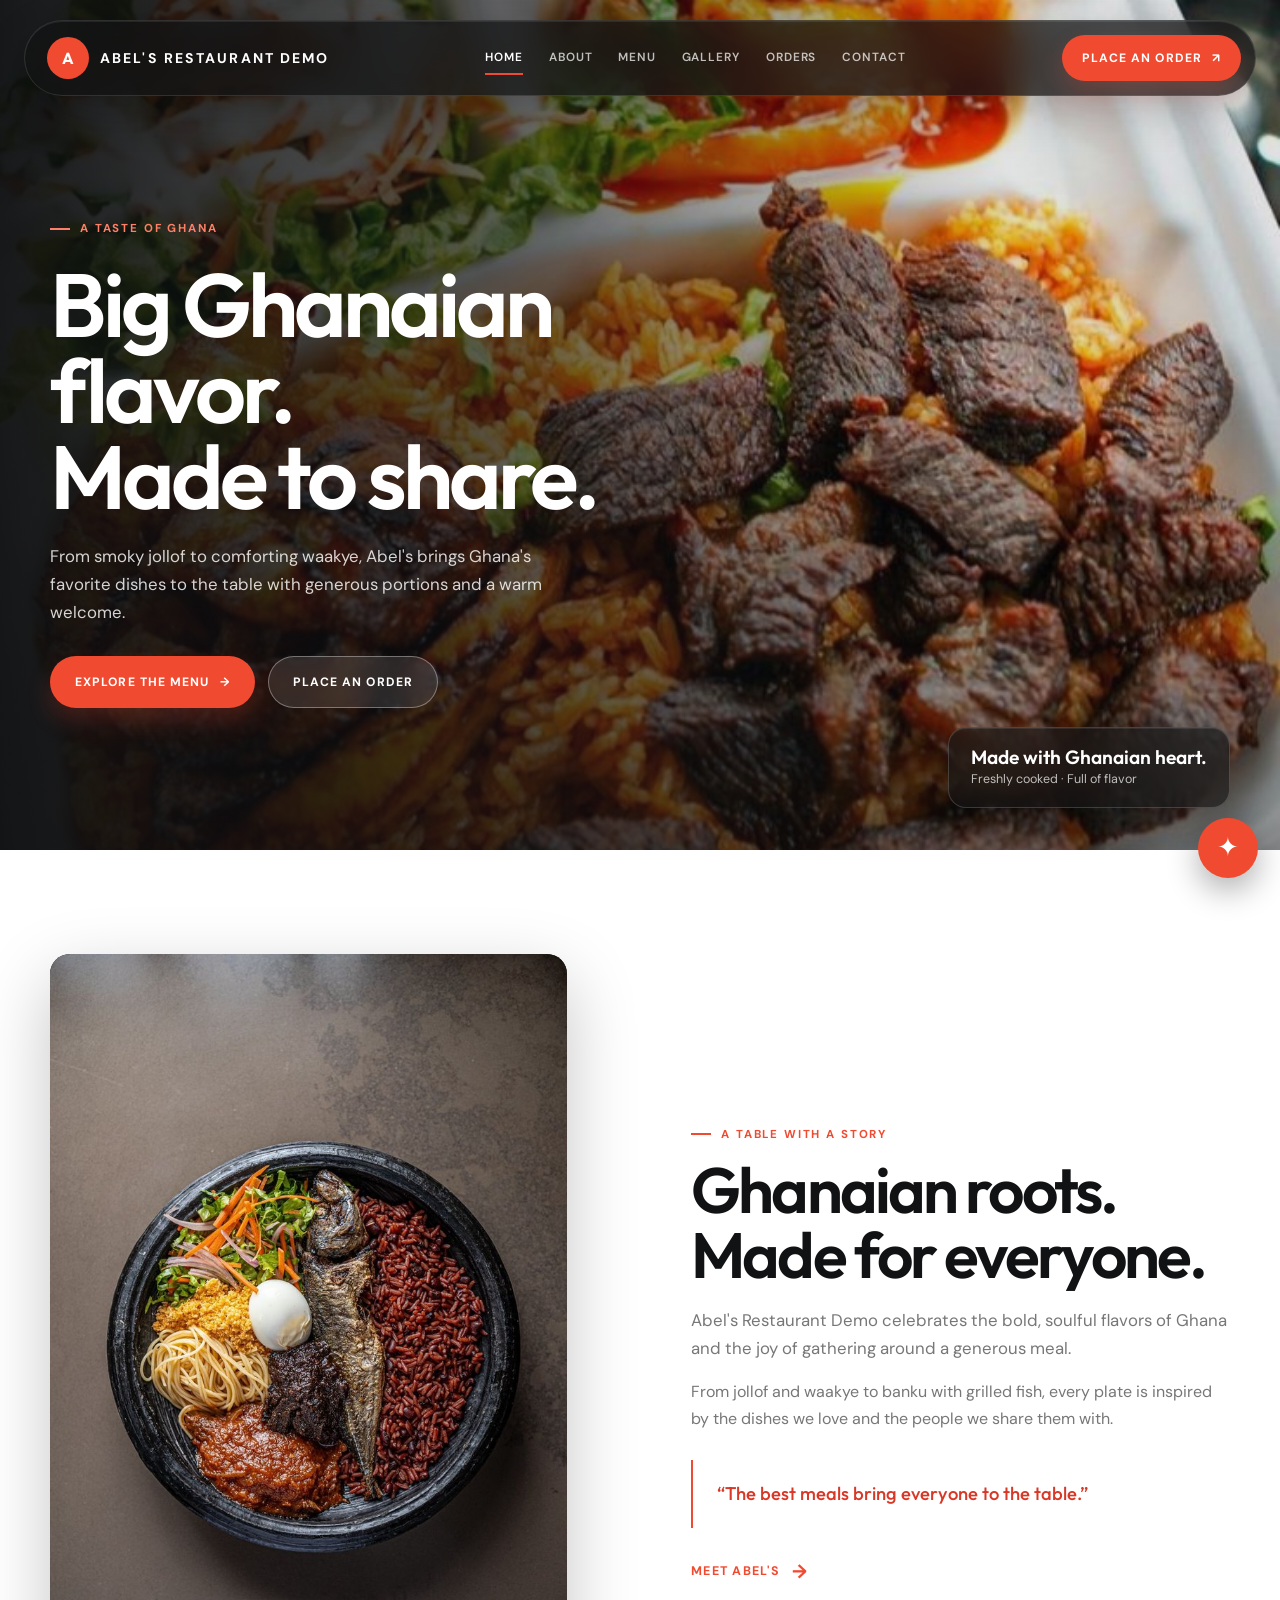
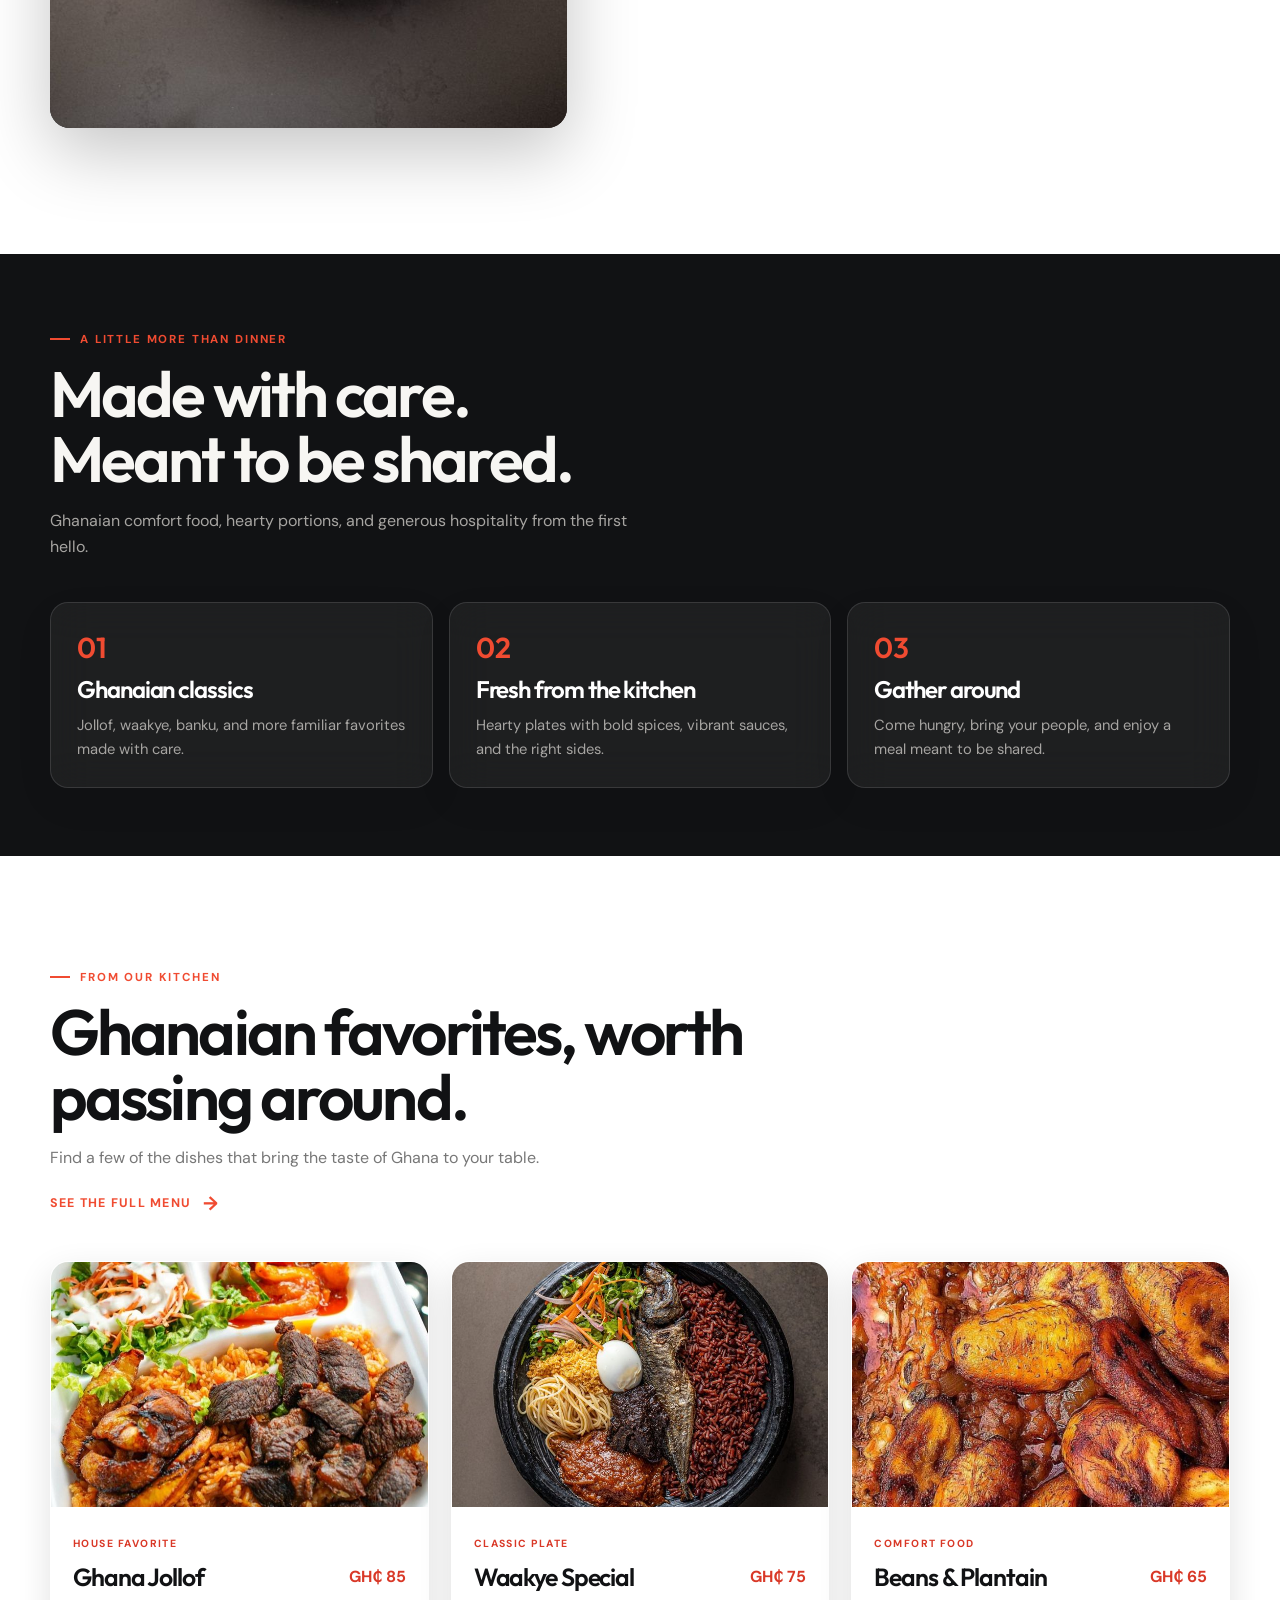
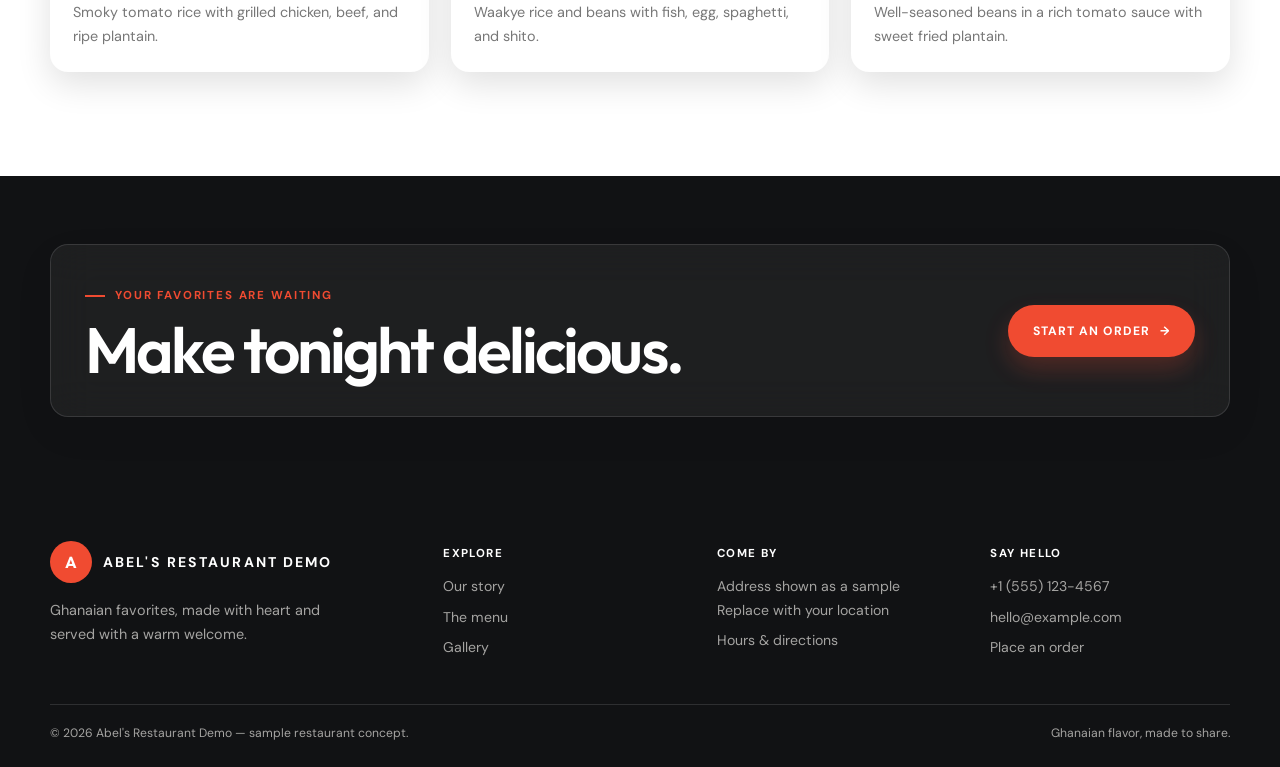
<file: index.html>
<!doctype html>
<html lang="en">
<head>
  <!-- Page metadata and shared site assets. -->
  <meta charset="utf-8">
  <meta name="viewport" content="width=device-width, initial-scale=1">
  <meta name="theme-color" content="#fbf8f4">
  <meta name="description" content="Discover Abel's Restaurant Demo, serving Ghanaian favorites and warm hospitality.">
  <title>Abel's Restaurant Demo | Ghanaian Cuisine</title>
  <link rel="stylesheet" href="styles.css">
  <script src="script.js" defer></script>
</head>
<body>
  <!-- Shared navigation links connect the six static pages. -->
  <header class="site-header"><nav class="nav-bar glass" aria-label="Main navigation">
    <a class="brand" href="index.html" aria-label="Abel's Restaurant Demo home"><span class="brand-mark">A</span><span class="brand-name">Abel's Restaurant Demo</span></a>
    <button class="nav-toggle" type="button" aria-label="Open navigation" aria-expanded="false"><span aria-hidden="true">☰</span></button>
    <div class="nav-links">
      <a href="index.html" aria-current="page">Home</a><a href="about.html">About</a><a href="menu.html">Menu</a><a href="gallery.html">Gallery</a><a href="orders.html">Orders</a><a href="contact.html">Contact</a>
    </div>
    <a class="button button--small nav-cta" href="orders.html">Place an order <span aria-hidden="true">↗</span></a>
  </nav></header>
  <!-- Homepage content: featured dish, restaurant story, values, and popular plates. -->
  <main>
    <!-- Main image and menu/order actions set the tone for the restaurant. -->
    <section class="hero">
      <img class="hero__image" src="assets/ghana-food/ghana-jollof.jpeg" alt="Ghanaian jollof rice served with grilled chicken and beef">
      <div class="container"><div class="hero__content">
        <span class="eyebrow">A taste of Ghana</span>
        <h1>Big Ghanaian flavor.<br>Made to share.</h1>
        <p>From smoky jollof to comforting waakye, Abel's brings Ghana's favorite dishes to the table with generous portions and a warm welcome.</p>
        <div class="hero__actions"><a class="button" href="menu.html">Explore the menu <span aria-hidden="true">→</span></a><a class="button button--outline" href="orders.html">Place an order</a></div>
      </div></div>
      <aside class="hero-note glass"><strong>Made with Ghanaian heart.</strong><span>Freshly cooked · Full of flavor</span></aside>
    </section>

    <!-- Short introduction with a Ghanaian food photograph and link to About. -->
    <section class="section"><div class="container split reveal">
      <div class="image-frame image-frame--offset"><img src="assets/ghana-food/waakye.jpeg" alt="A traditional Ghanaian waakye platter with fish, egg, rice, and sauces"></div>
      <div class="story-copy"><span class="eyebrow">A table with a story</span><h2>Ghanaian roots.<br>Made for everyone.</h2><p class="lead">Abel's Restaurant Demo celebrates the bold, soulful flavors of Ghana and the joy of gathering around a generous meal.</p><p>From jollof and waakye to banku with grilled fish, every plate is inspired by the dishes we love and the people we share them with.</p><blockquote class="quote">“The best meals bring everyone to the table.”</blockquote><a class="text-link" href="about.html">Meet Abel's <span>→</span></a></div>
    </div></section>

    <!-- Three quick reasons to visit. -->
    <section class="section section--tight"><div class="container">
      <div class="section-heading reveal"><span class="eyebrow">A little more than dinner</span><h2>Made with care.<br>Meant to be shared.</h2><p>Ghanaian comfort food, hearty portions, and generous hospitality from the first hello.</p></div>
      <div class="feature-strip reveal">
        <article class="feature-card glass"><span class="number">01</span><h3>Ghanaian classics</h3><p>Jollof, waakye, banku, and more familiar favorites made with care.</p></article>
        <article class="feature-card glass"><span class="number">02</span><h3>Fresh from the kitchen</h3><p>Hearty plates with bold spices, vibrant sauces, and the right sides.</p></article>
        <article class="feature-card glass"><span class="number">03</span><h3>Gather around</h3><p>Come hungry, bring your people, and enjoy a meal meant to be shared.</p></article>
      </div>
    </div></section>

    <!-- A few featured dishes link through to the complete, filterable menu. -->
    <section class="section"><div class="container">
      <div class="section-heading reveal"><span class="eyebrow">From our kitchen</span><h2>Ghanaian favorites, worth passing around.</h2><p>Find a few of the dishes that bring the taste of Ghana to your table.</p><a class="text-link" href="menu.html">See the full menu <span>→</span></a></div>
      <div class="cards reveal">
        <article class="food-card"><img class="food-card__image" src="assets/ghana-food/ghana-jollof.jpeg" alt="Ghanaian jollof rice with grilled chicken and beef"><div class="food-card__body"><span class="food-card__tag">House favorite</span><div class="food-card__top"><h3>Ghana Jollof</h3><span class="price">GH₵ 85</span></div><p>Smoky tomato rice with grilled chicken, beef, and ripe plantain.</p></div></article>
        <article class="food-card"><img class="food-card__image" src="assets/ghana-food/waakye.jpeg" alt="Waakye with fish, egg, spaghetti, and sauces"><div class="food-card__body"><span class="food-card__tag">Classic plate</span><div class="food-card__top"><h3>Waakye Special</h3><span class="price">GH₵ 75</span></div><p>Waakye rice and beans with fish, egg, spaghetti, and shito.</p></div></article>
        <article class="food-card"><img class="food-card__image" src="assets/ghana-food/beans-plantain.jpeg" alt="Ghanaian beans with ripe fried plantain"><div class="food-card__body"><span class="food-card__tag">Comfort food</span><div class="food-card__top"><h3>Beans &amp; Plantain</h3><span class="price">GH₵ 65</span></div><p>Well-seasoned beans in a rich tomato sauce with sweet fried plantain.</p></div></article>
      </div>
    </div></section>
    <!-- Final call to action directs visitors to the order request form. -->
    <section class="section section--tight"><div class="container feature-card glass reveal" style="display:flex;align-items:center;justify-content:space-between;gap:24px;padding:34px"><div><span class="eyebrow">Your favorites are waiting</span><h2 style="margin:12px 0 0">Make tonight delicious.</h2></div><a class="button" href="orders.html">Start an order <span aria-hidden="true">→</span></a></div></section>
  </main>
  <!-- Shared footer keeps navigation and sample contact details available site-wide. -->
  <footer class="site-footer"><div class="container"><div class="footer-grid">
    <div class="footer-brand"><a class="brand" href="index.html"><span class="brand-mark">A</span><span class="brand-name">Abel's Restaurant Demo</span></a><p>Ghanaian favorites, made with heart and served with a warm welcome.</p></div>
    <div class="footer-column"><h3>Explore</h3><a href="about.html">Our story</a><a href="menu.html">The menu</a><a href="gallery.html">Gallery</a></div>
    <div class="footer-column"><h3>Come by</h3><p>Address shown as a sample<br>Replace with your location</p><a href="contact.html">Hours &amp; directions</a></div>
    <div class="footer-column"><h3>Say hello</h3><a href="tel:+15551234567">+1 (555) 123-4567</a><a href="mailto:hello@example.com">hello@example.com</a><a href="orders.html">Place an order</a></div>
  </div><div class="footer-bottom"><span>© 2026 Abel's Restaurant Demo — sample restaurant concept.</span><span>Ghanaian flavor, made to share.</span></div></div></footer>
</body>
</html>
</file>
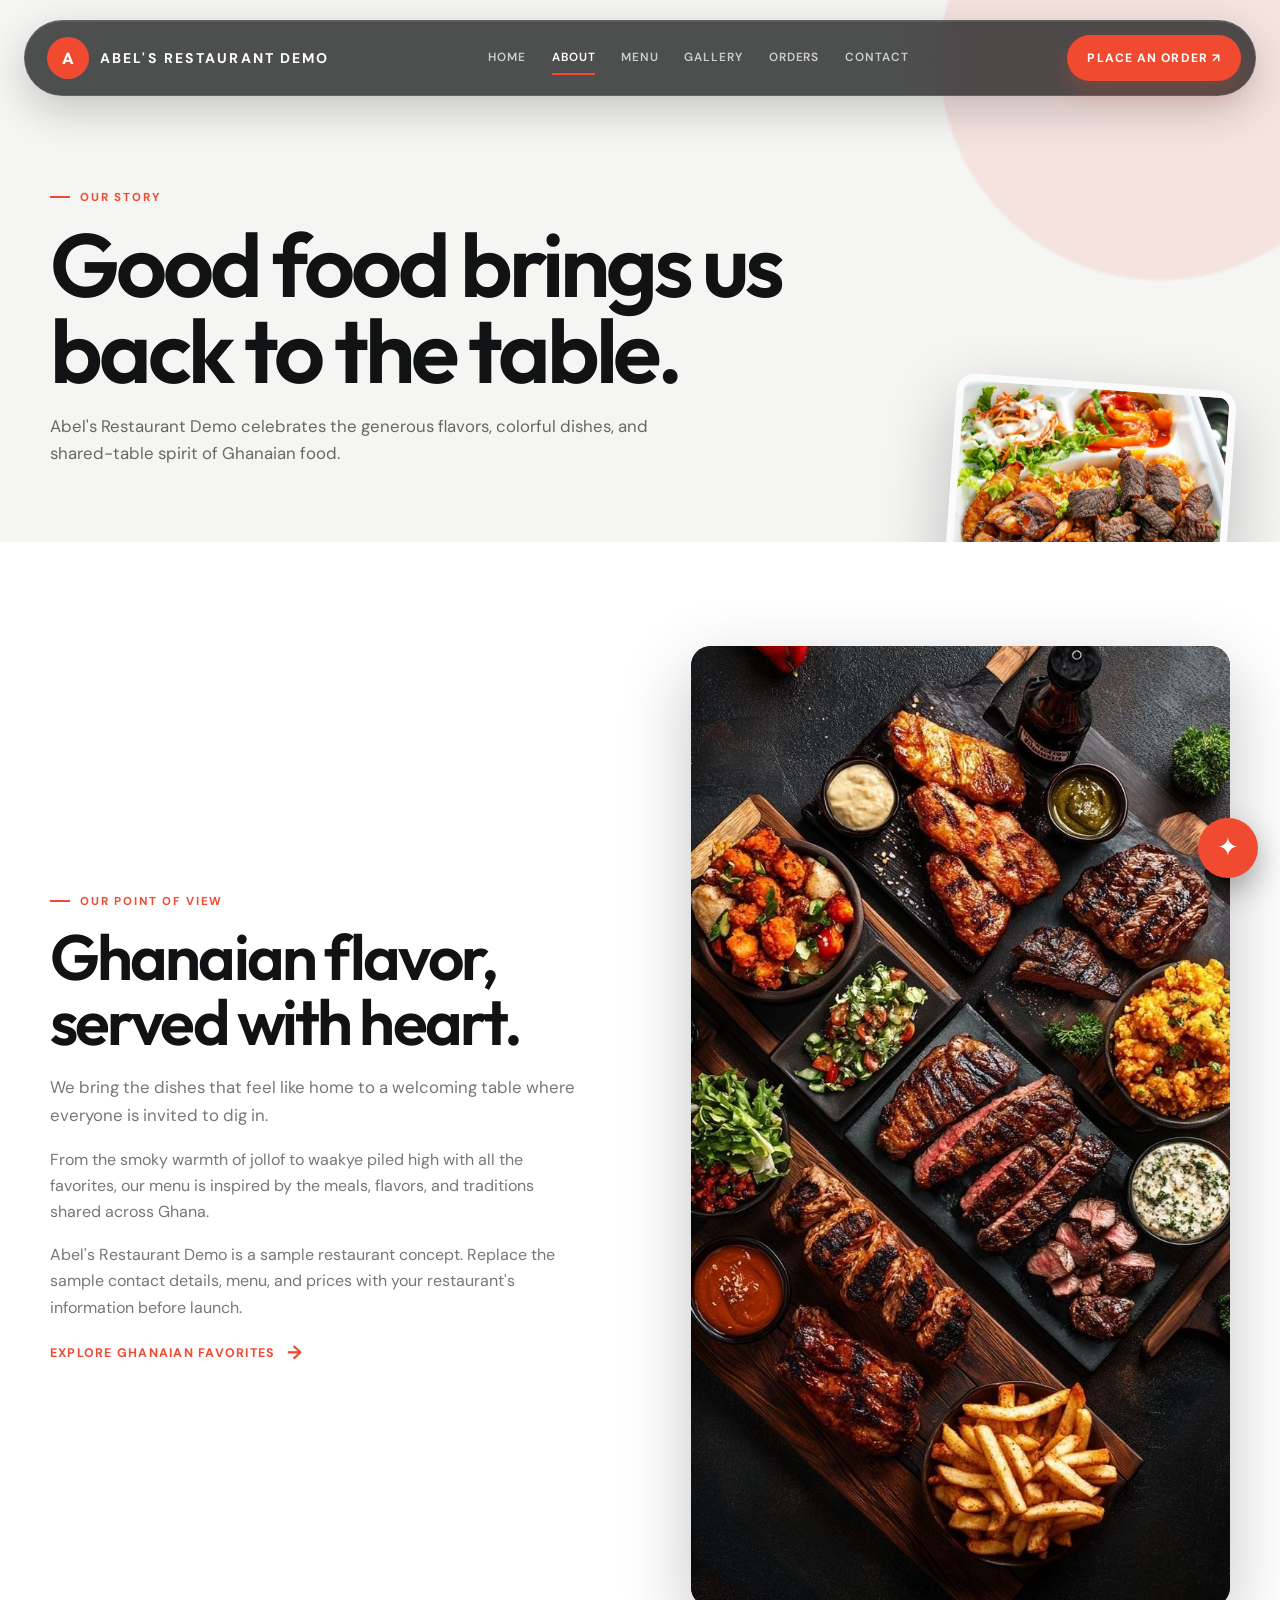
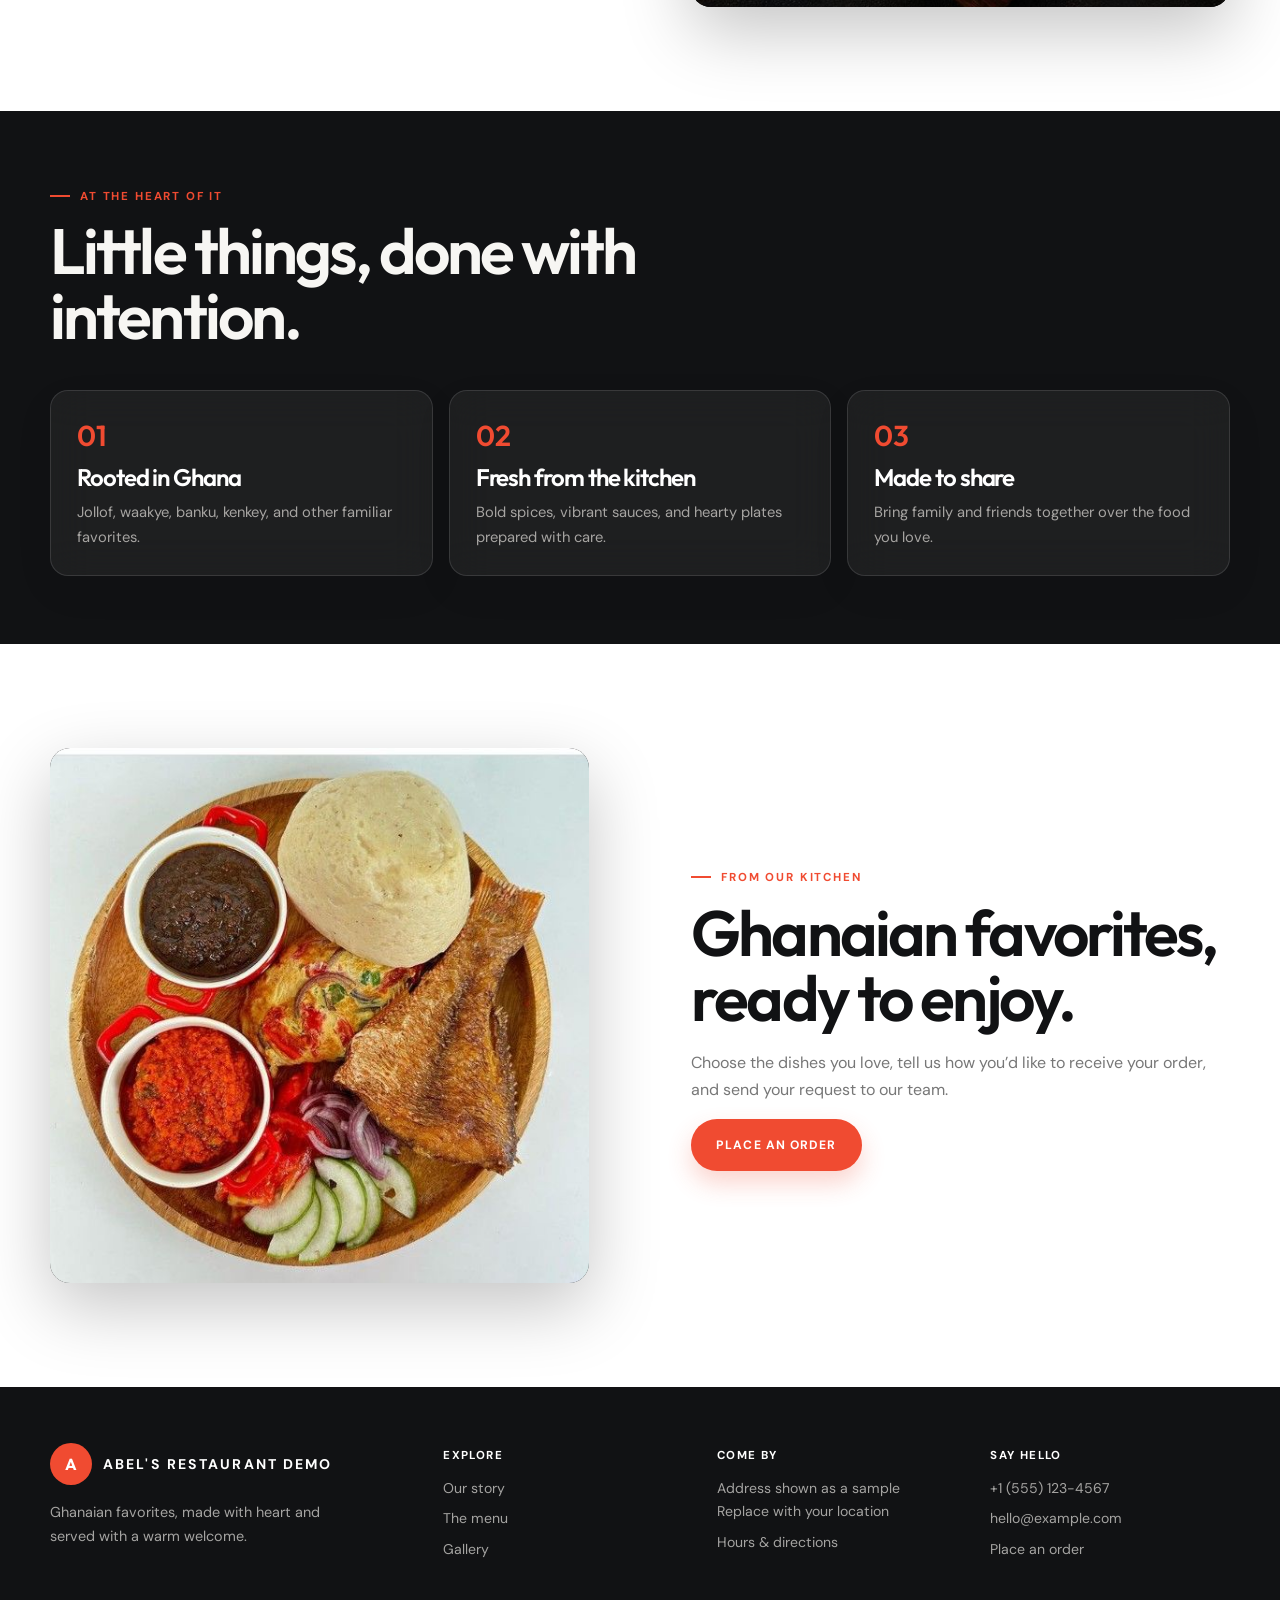
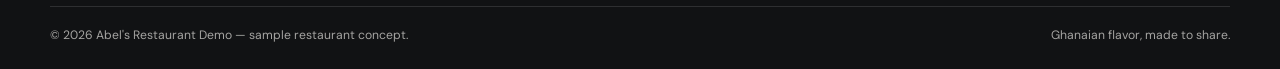
<file: about.html>
<!doctype html>
<html lang="en">
<head>
  <!-- Page metadata and shared stylesheet/script. -->
  <meta charset="utf-8"><meta name="viewport" content="width=device-width, initial-scale=1"><meta name="theme-color" content="#fbf8f4">
  <meta name="description" content="Discover the inspiration behind Abel's Restaurant Demo and its Ghanaian food.">
  <title>About | Abel's Restaurant Demo</title><link rel="stylesheet" href="styles.css"><script src="script.js" defer></script>
</head>
<body>
  <!-- Shared navigation; aria-current marks this page as active. -->
  <header class="site-header"><nav class="nav-bar glass" aria-label="Main navigation"><a class="brand" href="index.html"><span class="brand-mark">A</span><span class="brand-name">Abel's Restaurant Demo</span></a><button class="nav-toggle" type="button" aria-label="Open navigation" aria-expanded="false"><span aria-hidden="true">☰</span></button><div class="nav-links"><a href="index.html">Home</a><a href="about.html" aria-current="page">About</a><a href="menu.html">Menu</a><a href="gallery.html">Gallery</a><a href="orders.html">Orders</a><a href="contact.html">Contact</a></div><a class="button button--small nav-cta" href="orders.html">Place an order ↗</a></nav></header>
  <main>
    <!-- Page introduction and featured Ghanaian dish. -->
    <section class="page-hero"><div class="container"><span class="eyebrow">Our story</span><h1>Good food brings us back to the table.</h1><p>Abel's Restaurant Demo celebrates the generous flavors, colorful dishes, and shared-table spirit of Ghanaian food.</p></div><img class="page-hero__image" src="assets/ghana-food/ghana-jollof.jpeg" alt="Ghanaian jollof rice with grilled chicken and beef"></section>
    <!-- Brand story and the food traditions that inspire the menu. -->
    <section class="section"><div class="container split reveal"><div class="story-copy"><span class="eyebrow">Our point of view</span><h2>Ghanaian flavor, served with heart.</h2><p class="lead">We bring the dishes that feel like home to a welcoming table where everyone is invited to dig in.</p><p>From the smoky warmth of jollof to waakye piled high with all the favorites, our menu is inspired by the meals, flavors, and traditions shared across Ghana.</p><p>Abel's Restaurant Demo is a sample restaurant concept. Replace the sample contact details, menu, and prices with your restaurant's information before launch.</p><a class="text-link" href="menu.html">Explore Ghanaian favorites <span>→</span></a></div><div class="image-frame"><img src="assets/ghana-food/assorted-grill.jpeg" alt="A colorful spread of grilled meats and sides"></div></div></section>
    <!-- Three guiding ideas explain the restaurant's approach. -->
    <section class="section section--tight"><div class="container"><div class="section-heading reveal"><span class="eyebrow">At the heart of it</span><h2>Little things, done with intention.</h2></div><div class="feature-strip reveal"><article class="feature-card glass"><span class="number">01</span><h3>Rooted in Ghana</h3><p>Jollof, waakye, banku, kenkey, and other familiar favorites.</p></article><article class="feature-card glass"><span class="number">02</span><h3>Fresh from the kitchen</h3><p>Bold spices, vibrant sauces, and hearty plates prepared with care.</p></article><article class="feature-card glass"><span class="number">03</span><h3>Made to share</h3><p>Bring family and friends together over the food you love.</p></article></div></div></section>
    <!-- Closing invitation directs hungry visitors to the order form. -->
    <section class="section"><div class="container split reveal"><div class="image-frame"><img src="assets/ghana-food/banku-grilled-fish.jpeg" alt="Banku served with grilled fish and spicy sauces"></div><div class="story-copy"><span class="eyebrow">From our kitchen</span><h2>Ghanaian favorites, ready to enjoy.</h2><p>Choose the dishes you love, tell us how you’d like to receive your order, and send your request to our team.</p><a class="button" href="orders.html">Place an order</a></div></div></section>
  </main>
  <!-- Shared footer links and sample contact information. -->
  <footer class="site-footer"><div class="container"><div class="footer-grid"><div class="footer-brand"><a class="brand" href="index.html"><span class="brand-mark">A</span><span class="brand-name">Abel's Restaurant Demo</span></a><p>Ghanaian favorites, made with heart and served with a warm welcome.</p></div><div class="footer-column"><h3>Explore</h3><a href="about.html">Our story</a><a href="menu.html">The menu</a><a href="gallery.html">Gallery</a></div><div class="footer-column"><h3>Come by</h3><p>Address shown as a sample<br>Replace with your location</p><a href="contact.html">Hours &amp; directions</a></div><div class="footer-column"><h3>Say hello</h3><a href="tel:+15551234567">+1 (555) 123-4567</a><a href="mailto:hello@example.com">hello@example.com</a><a href="orders.html">Place an order</a></div></div><div class="footer-bottom"><span>© 2026 Abel's Restaurant Demo — sample restaurant concept.</span><span>Ghanaian flavor, made to share.</span></div></div></footer>
</body>
</html>
</file>
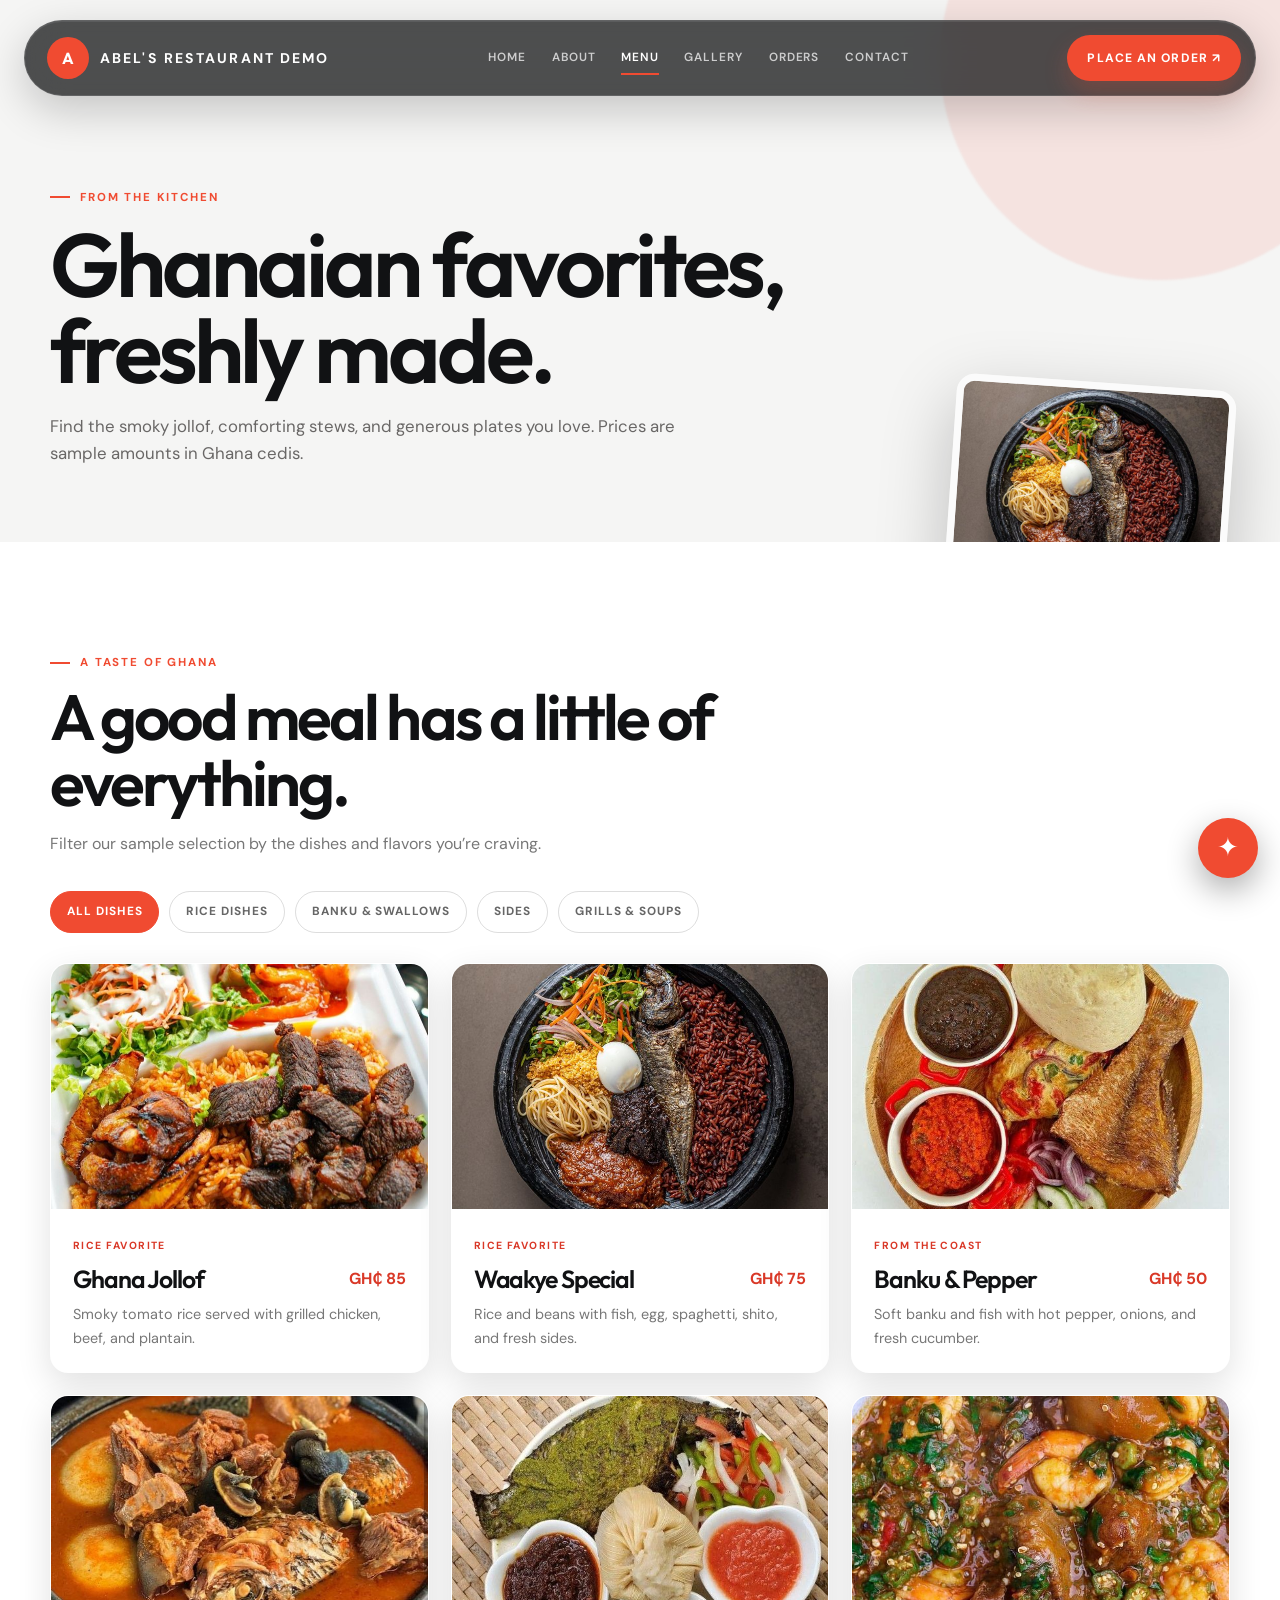
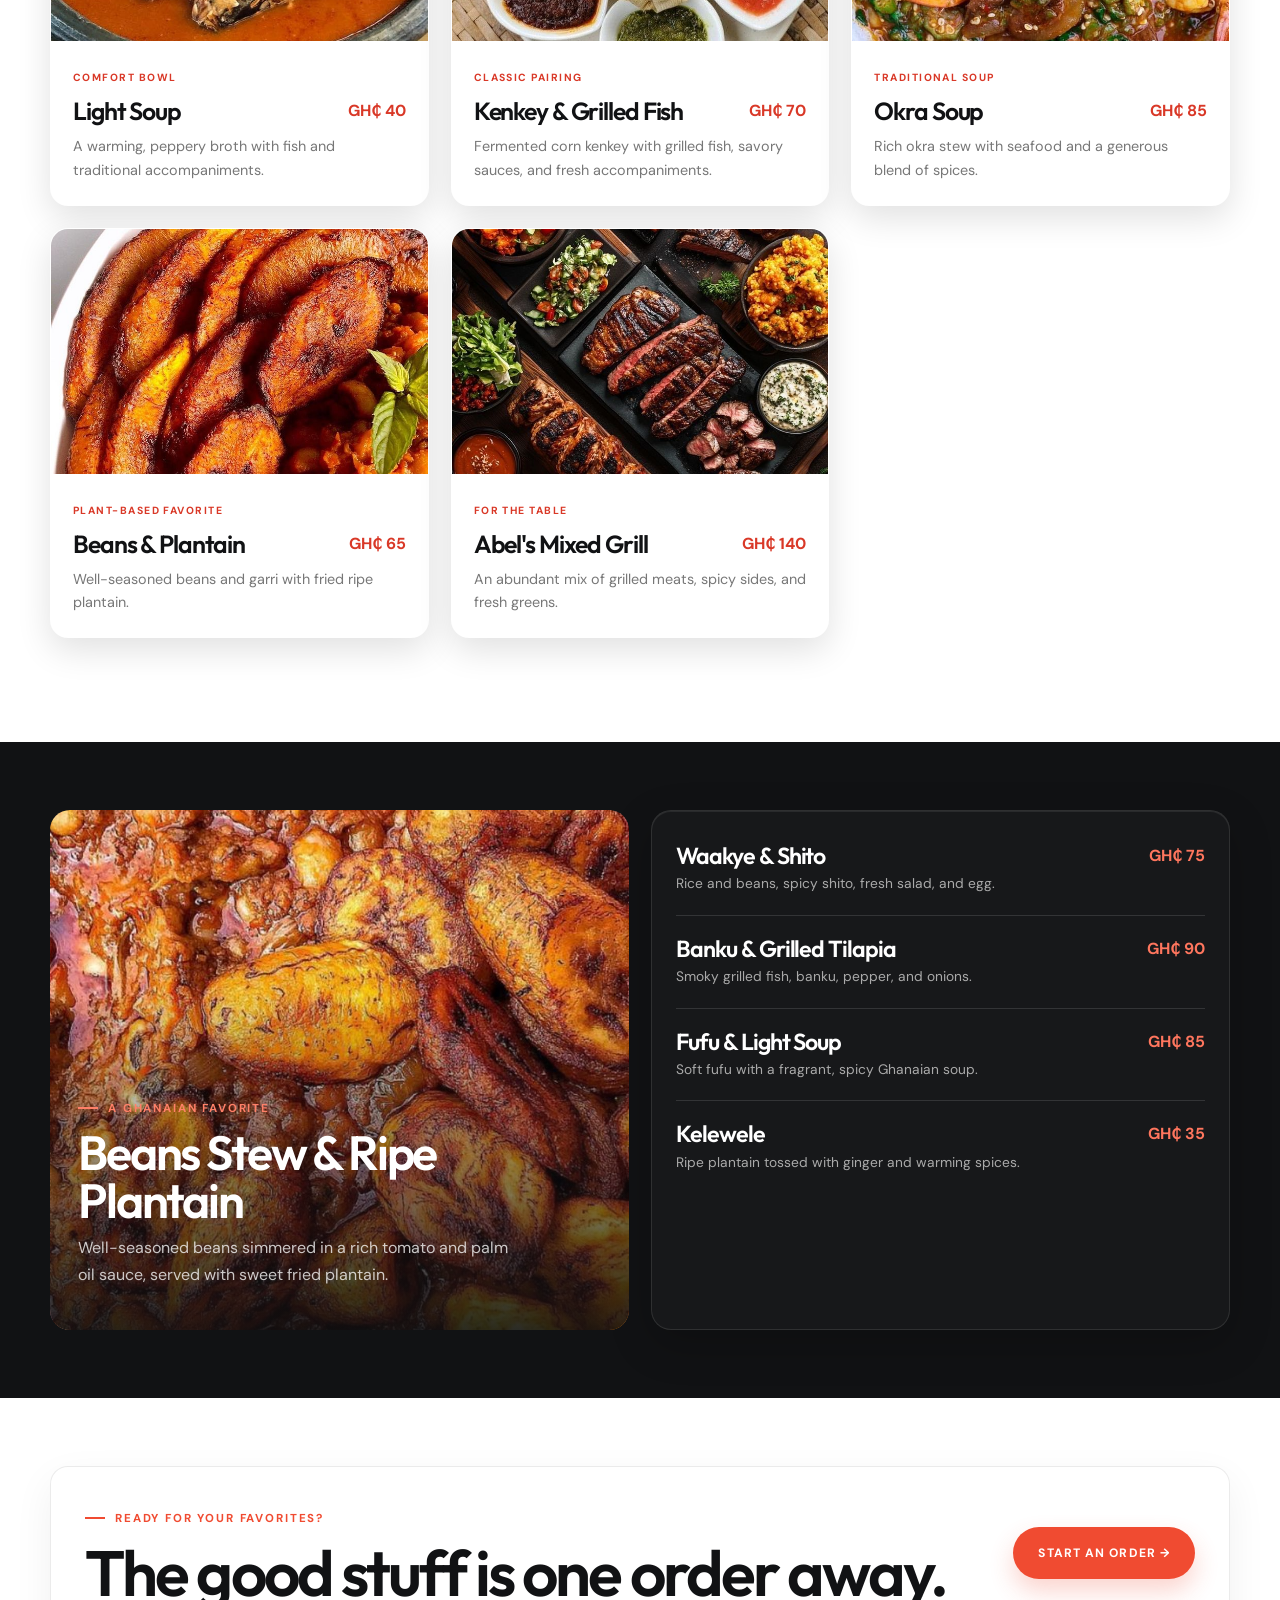
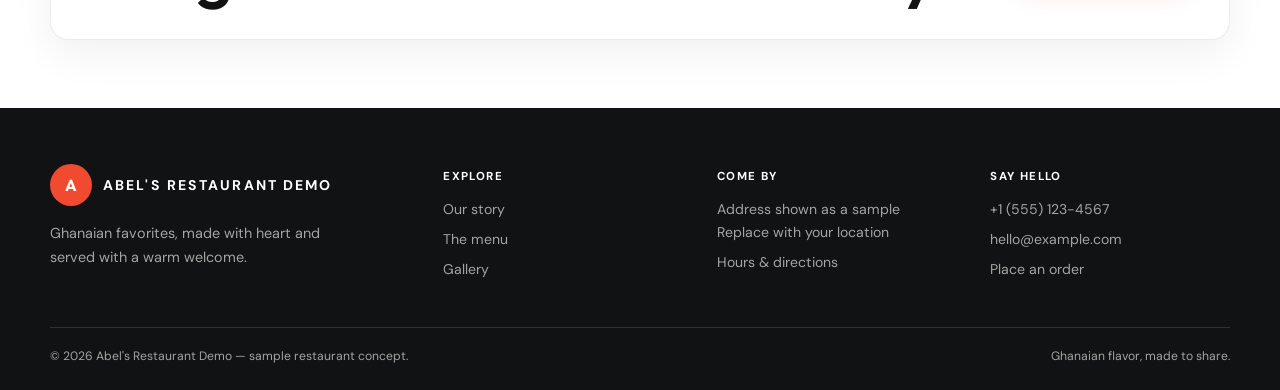
<file: menu.html>
<!doctype html>
<html lang="en">
<head>
  <!-- Page metadata and shared stylesheet/script. -->
  <meta charset="utf-8"><meta name="viewport" content="width=device-width, initial-scale=1"><meta name="theme-color" content="#fbf8f4">
  <meta name="description" content="Explore Ghanaian favorites at Abel's Restaurant Demo, including jollof, waakye, banku, and beans with plantain.">
  <title>Menu | Abel's Restaurant Demo</title><link rel="stylesheet" href="styles.css"><script src="script.js" defer></script>
</head>
<body>
  <!-- Shared navigation; aria-current marks this page as active. -->
  <header class="site-header"><nav class="nav-bar glass" aria-label="Main navigation"><a class="brand" href="index.html"><span class="brand-mark">A</span><span class="brand-name">Abel's Restaurant Demo</span></a><button class="nav-toggle" type="button" aria-label="Open navigation" aria-expanded="false"><span aria-hidden="true">☰</span></button><div class="nav-links"><a href="index.html">Home</a><a href="about.html">About</a><a href="menu.html" aria-current="page">Menu</a><a href="gallery.html">Gallery</a><a href="orders.html">Orders</a><a href="contact.html">Contact</a></div><a class="button button--small nav-cta" href="orders.html">Place an order ↗</a></nav></header>
  <main>
    <!-- Page title and featured photo introduce the menu. -->
    <section class="page-hero"><div class="container"><span class="eyebrow">From the kitchen</span><h1>Ghanaian favorites, freshly made.</h1><p>Find the smoky jollof, comforting stews, and generous plates you love. Prices are sample amounts in Ghana cedis.</p></div><img class="page-hero__image" src="assets/ghana-food/waakye.jpeg" alt="Ghanaian waakye rice and beans with fish and sides"></section>
    <!-- Category buttons use data-filter values that match each dish card's data-category. -->
    <section class="section"><div class="container"><div class="section-heading reveal"><span class="eyebrow">A taste of Ghana</span><h2>A good meal has a little of everything.</h2><p>Filter our sample selection by the dishes and flavors you’re craving.</p></div>
      <div class="filters reveal" role="group" aria-label="Filter menu by category"><button class="filter-button" type="button" data-filter="all" aria-pressed="true">All dishes</button><button class="filter-button" type="button" data-filter="rice" aria-pressed="false">Rice dishes</button><button class="filter-button" type="button" data-filter="swallows" aria-pressed="false">Banku &amp; swallows</button><button class="filter-button" type="button" data-filter="sides" aria-pressed="false">Sides</button><button class="filter-button" type="button" data-filter="grills" aria-pressed="false">Grills &amp; soups</button></div>
      <div class="cards reveal">
        <article class="food-card" data-category="rice"><img class="food-card__image" src="assets/ghana-food/ghana-jollof.jpeg" alt="Ghanaian jollof rice with grilled chicken and beef"><div class="food-card__body"><span class="food-card__tag">Rice favorite</span><div class="food-card__top"><h3>Ghana Jollof</h3><span class="price">GH₵ 85</span></div><p>Smoky tomato rice served with grilled chicken, beef, and plantain.</p></div></article>
        <article class="food-card" data-category="rice"><img class="food-card__image" src="assets/ghana-food/waakye.jpeg" alt="Waakye rice and beans with fish, egg, and sauces"><div class="food-card__body"><span class="food-card__tag">Rice favorite</span><div class="food-card__top"><h3>Waakye Special</h3><span class="price">GH₵ 75</span></div><p>Rice and beans with fish, egg, spaghetti, shito, and fresh sides.</p></div></article>
        <article class="food-card" data-category="swallows"><img class="food-card__image" src="assets/ghana-food/banku-grilled-fish.jpeg" alt="Banku, grilled fish, and hot pepper sauce"><div class="food-card__body"><span class="food-card__tag">From the coast</span><div class="food-card__top"><h3>Banku &amp; Pepper </h3><span class="price">GH₵ 50</span></div><p>Soft banku and fish with hot pepper, onions, and fresh cucumber.</p></div></article>
        <article class="food-card" data-category="grills"><img class="food-card__image" src="assets/ghana-food/ghana-fish-soup.jpeg" alt="Ghanaian fish soup with vegetables and rich pepper broth"><div class="food-card__body"><span class="food-card__tag">Comfort bowl</span><div class="food-card__top"><h3>Light Soup</h3><span class="price">GH₵ 40</span></div><p>A warming, peppery broth with fish and traditional accompaniments.</p></div></article>
        <article class="food-card" data-category="swallows"><img class="food-card__image" src="assets/ghana-food/kenkey-with-sauce.jpeg" alt="Kenkey served with fish and red and black pepper sauces"><div class="food-card__body"><span class="food-card__tag">Classic pairing</span><div class="food-card__top"><h3>Kenkey &amp; Grilled Fish</h3><span class="price">GH₵ 70</span></div><p>Fermented corn kenkey with grilled fish, savory sauces, and fresh accompaniments.</p></div></article>
        <article class="food-card" data-category="grills"><img class="food-card__image" src="assets/ghana-food/okra-soup.jpeg" alt="Ghanaian okra soup with seafood and vegetables"><div class="food-card__body"><span class="food-card__tag">Traditional soup</span><div class="food-card__top"><h3>Okra Soup</h3><span class="price">GH₵ 85</span></div><p>Rich okra stew with seafood and a generous blend of spices.</p></div></article>
        <article class="food-card" data-category="sides"><img class="food-card__image" src="assets/ghana-food/beans.jpeg" alt="Ghanaian beans served with ripe fried plantain"><div class="food-card__body"><span class="food-card__tag">Plant-based favorite</span><div class="food-card__top"><h3>Beans &amp; Plantain</h3><span class="price">GH₵ 65</span></div><p>Well-seasoned beans and garri with fried ripe plantain.</p></div></article>
        <article class="food-card" data-category="grills"><img class="food-card__image" src="assets/ghana-food/assorted-grill.jpeg" alt="A spread of grilled meats and Ghanaian-style sides"><div class="food-card__body"><span class="food-card__tag">For the table</span><div class="food-card__top"><h3>Abel's Mixed Grill</h3><span class="price">GH₵ 140</span></div><p>An abundant mix of grilled meats, spicy sides, and fresh greens.</p></div></article>
      </div>
    </div></section>
    <!-- Editorial dish feature and additional Ghanaian menu items. -->
    <section class="section section--tight"><div class="container menu-layout reveal"><div class="menu-feature"><img src="assets/ghana-food/beans-plantain.jpeg" alt="Ghanaian beans stew served with ripe fried plantain"><div class="menu-feature__copy"><span class="eyebrow">A Ghanaian favorite</span><h2>Beans Stew &amp; Ripe Plantain</h2><p>Well-seasoned beans simmered in a rich tomato and palm oil sauce, served with sweet fried plantain.</p></div></div><div class="menu-list glass"><div class="menu-row"><div><h3>Waakye &amp; Shito</h3><p>Rice and beans, spicy shito, fresh salad, and egg.</p></div><span class="price">GH₵ 75</span></div><div class="menu-row"><div><h3>Banku &amp; Grilled Tilapia</h3><p>Smoky grilled fish, banku, pepper, and onions.</p></div><span class="price">GH₵ 90</span></div><div class="menu-row"><div><h3>Fufu &amp; Light Soup</h3><p>Soft fufu with a fragrant, spicy Ghanaian soup.</p></div><span class="price">GH₵ 85</span></div><div class="menu-row"><div><h3>Kelewele</h3><p>Ripe plantain tossed with ginger and warming spices.</p></div><span class="price">GH₵ 35</span></div></div></div></section>
    <!-- Link diners from the menu into the order-request form. -->
    <section class="section section--tight"><div class="container feature-card glass reveal" style="display:flex;align-items:center;justify-content:space-between;gap:24px;padding:34px"><div><span class="eyebrow">Ready for your favorites?</span><h2 style="margin:12px 0 0">The good stuff is one order away.</h2></div><a class="button" href="orders.html">Start an order →</a></div></section>
  </main>
  <!-- Shared footer links and sample contact information. -->
  <footer class="site-footer"><div class="container"><div class="footer-grid"><div class="footer-brand"><a class="brand" href="index.html"><span class="brand-mark">A</span><span class="brand-name">Abel's Restaurant Demo</span></a><p>Ghanaian favorites, made with heart and served with a warm welcome.</p></div><div class="footer-column"><h3>Explore</h3><a href="about.html">Our story</a><a href="menu.html">The menu</a><a href="gallery.html">Gallery</a></div><div class="footer-column"><h3>Come by</h3><p>Address shown as a sample<br>Replace with your location</p><a href="contact.html">Hours &amp; directions</a></div><div class="footer-column"><h3>Say hello</h3><a href="tel:+15551234567">+1 (555) 123-4567</a><a href="mailto:hello@example.com">hello@example.com</a><a href="orders.html">Place an order</a></div></div><div class="footer-bottom"><span>© 2026 Abel's Restaurant Demo — sample restaurant concept.</span><span>Ghanaian flavor, made to share.</span></div></div></footer>
  </body>
</html>
</file>
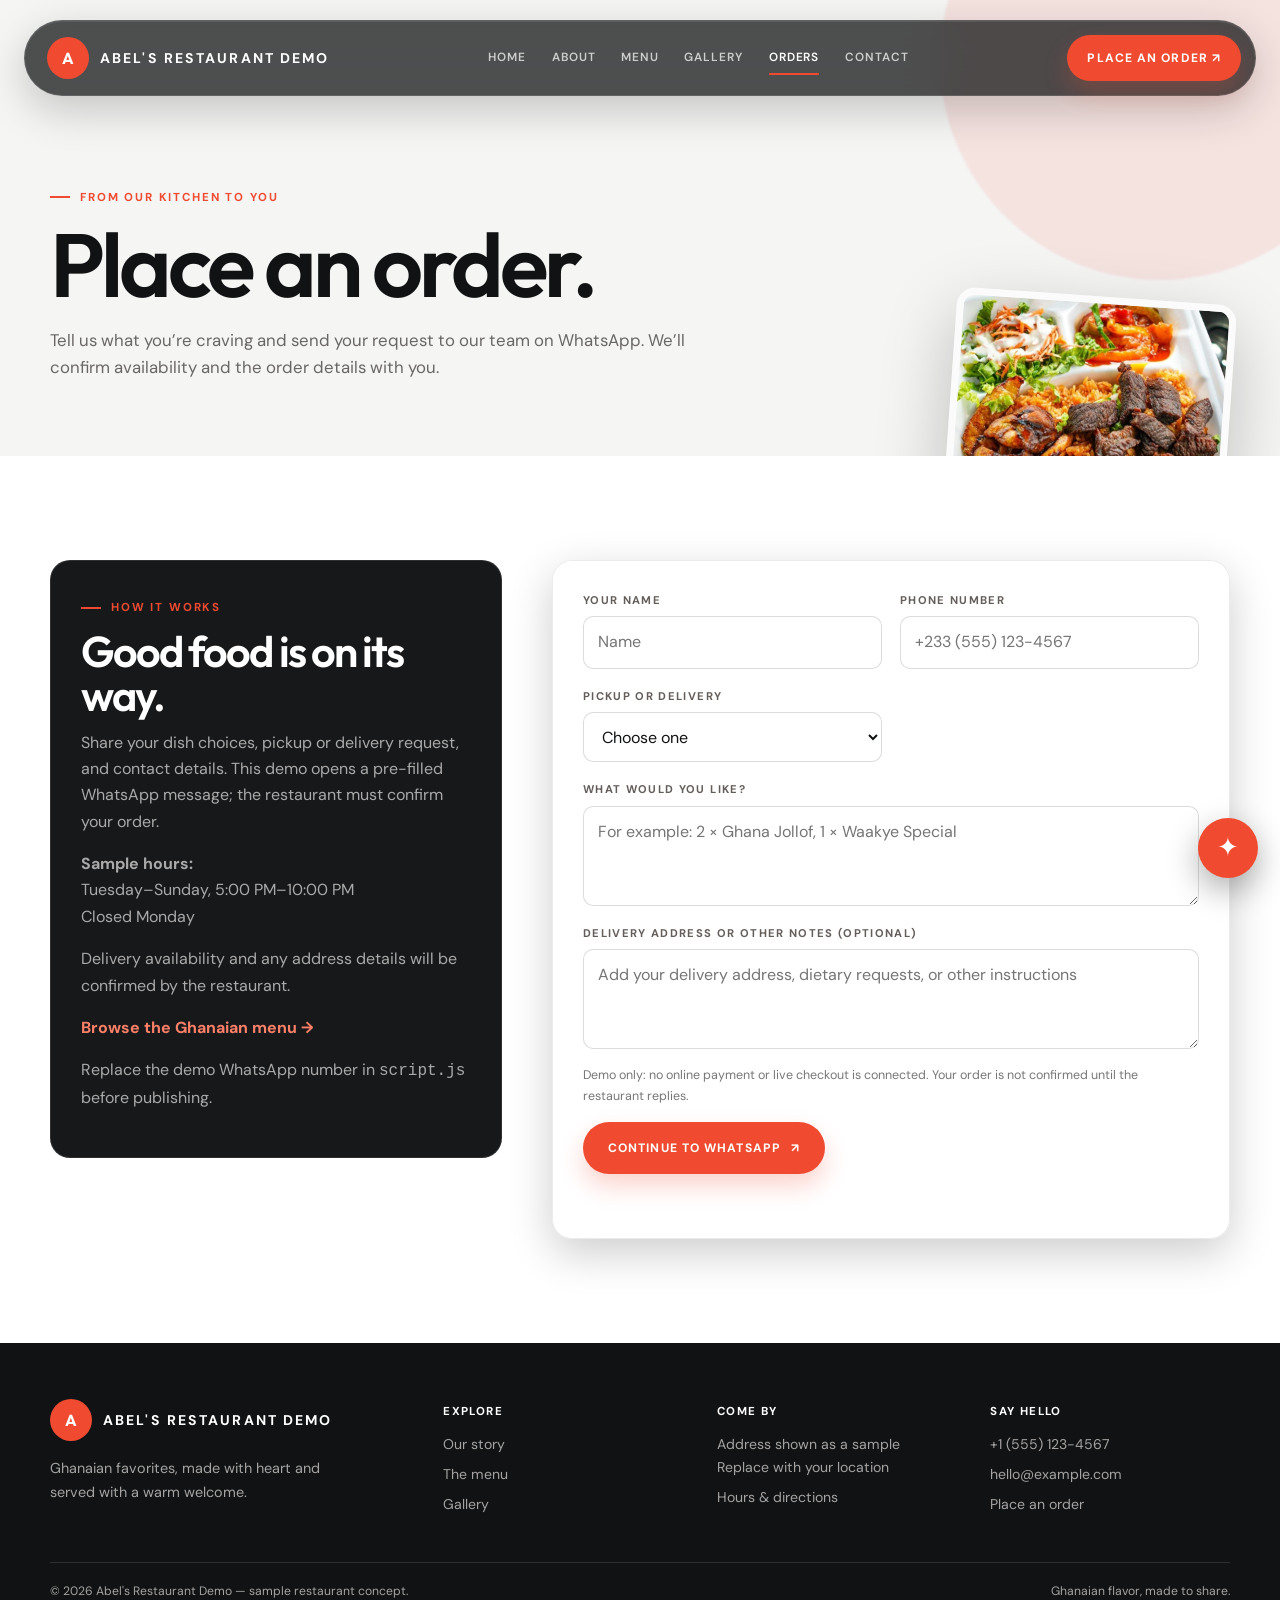
<file: orders.html>
<!doctype html>
<html lang="en">
<head>
  <!-- Page metadata and shared stylesheet/script. -->
  <meta charset="utf-8"><meta name="viewport" content="width=device-width, initial-scale=1"><meta name="theme-color" content="#fbf8f4">
  <meta name="description" content="Send an order request for Ghanaian favorites from Abel's Restaurant Demo.">
  <title>Orders | Abel's Restaurant Demo</title><link rel="stylesheet" href="styles.css"><script src="script.js" defer></script>
</head>
<body>
  <!-- Shared navigation; Orders is the active page. -->
  <header class="site-header"><nav class="nav-bar glass" aria-label="Main navigation"><a class="brand" href="index.html"><span class="brand-mark">A</span><span class="brand-name">Abel's Restaurant Demo</span></a><button class="nav-toggle" type="button" aria-label="Open navigation" aria-expanded="false"><span aria-hidden="true">☰</span></button><div class="nav-links"><a href="index.html">Home</a><a href="about.html">About</a><a href="menu.html">Menu</a><a href="gallery.html">Gallery</a><a href="orders.html" aria-current="page">Orders</a><a href="contact.html">Contact</a></div><a class="button button--small nav-cta" href="orders.html">Place an order ↗</a></nav></header>
  <main>
    <!-- Explain that this form sends an order request, not a confirmed checkout. -->
    <section class="page-hero"><div class="container"><span class="eyebrow">From our kitchen to you</span><h1>Place an order.</h1><p>Tell us what you’re craving and send your request to our team on WhatsApp. We’ll confirm availability and the order details with you.</p></div><img class="page-hero__image" src="assets/ghana-food/ghana-jollof.jpeg" alt="Ghanaian jollof rice served with grilled chicken and beef"></section>
    <!-- The details panel and form prepare a WhatsApp order request. -->
    <section class="section"><div class="container order-layout reveal">
      <aside class="order-info"><span class="eyebrow">How it works</span><h2>Good food is on its way.</h2><p>Share your dish choices, pickup or delivery request, and contact details. This demo opens a pre-filled WhatsApp message; the restaurant must confirm your order.</p><p><strong>Sample hours:</strong><br>Tuesday–Sunday, 5:00 PM–10:00 PM<br>Closed Monday</p><p>Delivery availability and any address details will be confirmed by the restaurant.</p><p><a href="menu.html">Browse the Ghanaian menu →</a></p><p>Replace the demo WhatsApp number in <code>script.js</code> before publishing.</p></aside>
      <form class="order-form glass" id="order-form">
        <div class="form-grid">
          <div class="field"><label for="name">Your name</label><input id="name" name="name" autocomplete="name" required placeholder="Name"></div>
          <div class="field"><label for="phone">Phone number</label><input id="phone" name="phone" type="tel" autocomplete="tel" required placeholder="+233 (555) 123-4567"></div>
          <div class="field"><label for="fulfilment">Pickup or delivery</label><select id="fulfilment" name="fulfilment" required><option value="">Choose one</option><option>Pickup</option><option>Delivery (confirm availability)</option></select></div>
          <div class="field field--full"><label for="order">What would you like?</label><textarea id="order" name="order" required placeholder="For example: 2 × Ghana Jollof, 1 × Waakye Special"></textarea></div>
          <div class="field field--full"><label for="notes">Delivery address or other notes (optional)</label><textarea id="notes" name="notes" placeholder="Add your delivery address, dietary requests, or other instructions"></textarea></div>
        </div>
        <p class="form-note">Demo only: no online payment or live checkout is connected. Your order is not confirmed until the restaurant replies.</p>
        <button class="button" type="submit">Continue to WhatsApp <span aria-hidden="true">↗</span></button>
        <p class="form-status" role="status" aria-live="polite"></p>
      </form>
    </div></section>
  </main>
  <!-- Shared footer links and sample contact information. -->
  <footer class="site-footer"><div class="container"><div class="footer-grid"><div class="footer-brand"><a class="brand" href="index.html"><span class="brand-mark">A</span><span class="brand-name">Abel's Restaurant Demo</span></a><p>Ghanaian favorites, made with heart and served with a warm welcome.</p></div><div class="footer-column"><h3>Explore</h3><a href="about.html">Our story</a><a href="menu.html">The menu</a><a href="gallery.html">Gallery</a></div><div class="footer-column"><h3>Come by</h3><p>Address shown as a sample<br>Replace with your location</p><a href="contact.html">Hours &amp; directions</a></div><div class="footer-column"><h3>Say hello</h3><a href="tel:+15551234567">+1 (555) 123-4567</a><a href="mailto:hello@example.com">hello@example.com</a><a href="orders.html">Place an order</a></div></div><div class="footer-bottom"><span>© 2026 Abel's Restaurant Demo — sample restaurant concept.</span><span>Ghanaian flavor, made to share.</span></div></div></footer>
</body>
</html>
</file>
<file: styles.css>
@import url("https://fonts.googleapis.com/css2?family=DM+Sans:wght@400;500;600;700&family=Outfit:wght@400;500;600;700;800&display=swap");

/* Shared colors, typography, spacing, and layout width for every page. */
:root {
  color-scheme: light;
  --paper: #fff;
  --ink: #111214;
  --ink-soft: #1b1c1e;
  --text: #f7f6f3;
  --muted: #a7a5a2;
  --red: #f04b31;
  --red-dark: #d93827;
  --rose: #fff0ec;
  --line: rgba(25, 24, 23, .12);
  --glass: rgba(18, 19, 21, .74);
  --shadow: 0 24px 70px rgba(0, 0, 0, .23);
  --serif: "Outfit", "Arial", sans-serif;
  --sans: "DM Sans", Arial, sans-serif;
  --max: 1180px;
}

/* Normalize sizing and establish the default page typography and behavior. */
* { box-sizing: border-box; }
html { scroll-behavior: smooth; }
body {
  margin: 0;
  background: var(--paper);
  color: var(--ink);
  font: 16px/1.65 var(--sans);
  -webkit-font-smoothing: antialiased;
}
body.menu-open { overflow: hidden; }
img { display: block; max-width: 100%; }
a { color: inherit; text-decoration: none; }
button, input, select, textarea { font: inherit; }
button, a { -webkit-tap-highlight-color: transparent; }
::selection { color: white; background: var(--red); }

/* Common content widths, section rhythm, headings, and alternating section colors. */
.container { width: min(var(--max), calc(100% - 48px)); margin-inline: auto; }
.section { position: relative; padding: 104px 0; background: #fff; color: var(--ink); }
.section--tight { padding: 68px 0; }
main > section:nth-of-type(odd):not(.page-hero) { background: var(--ink); color: var(--text); }
.eyebrow {
  display: inline-flex; align-items: center; gap: 10px;
  color: var(--red); font-size: .72rem; font-weight: 700;
  letter-spacing: .16em; text-transform: uppercase;
}
.eyebrow::before { content: ""; width: 20px; height: 2px; background: currentColor; }
h1, h2, h3, h4, p { margin-top: 0; }
h1, h2, h3 { font-family: var(--serif); font-weight: 600; letter-spacing: -.045em; }
h1 { font-size: clamp(3.2rem, 7.3vw, 6.8rem); line-height: .96; }
h2 { font-size: clamp(2.5rem, 5vw, 4.5rem); line-height: 1.02; }
h3 { font-size: clamp(1.7rem, 3vw, 2.45rem); line-height: 1.08; }
.lead { max-width: 610px; color: #777; font-size: 1.05rem; }
.section-heading { max-width: 700px; margin-bottom: 42px; }
.section-heading h2 { margin: 12px 0 16px; }
.section-heading p { max-width: 580px; color: #777; }
main > section:nth-of-type(odd):not(.page-hero) .section-heading p,
main > section:nth-of-type(odd):not(.page-hero) .story-copy p,
main > section:nth-of-type(odd):not(.page-hero) .lead { color: var(--muted); }

/* Frosted-glass surfaces and shared navigation, brand, and button styles. */
.glass {
  background: var(--glass);
  border: 1px solid rgba(255,255,255,.12);
  box-shadow: 0 14px 44px rgba(0,0,0,.2), inset 0 1px rgba(255,255,255,.08);
  backdrop-filter: blur(20px);
  -webkit-backdrop-filter: blur(20px);
}
.main-nav .glass { color: var(--text); }
.site-header { position: absolute; z-index: 20; top: 20px; left: 0; width: 100%; padding: 0 24px; }
.nav-bar {
  width: min(1260px, 100%); min-height: 76px; margin: auto; padding: 10px 14px 10px 22px;
  display: flex; align-items: center; justify-content: space-between; gap: 24px;
  border-radius: 999px;
}
.brand { display: inline-flex; align-items: center; gap: 11px; flex-shrink: 0; color: white; }
.brand-mark {
  width: 42px; height: 42px; display: grid; place-items: center; border-radius: 50%;
  background: var(--red); color: white; font: 700 1rem var(--serif);
}
.brand-name { font: 700 .88rem var(--sans); letter-spacing: .15em; text-transform: uppercase; }
.nav-links { display: flex; align-items: center; gap: clamp(14px, 2vw, 30px); }
.nav-links a {
  position: relative; padding: 8px 0; color: rgba(255,255,255,.72); font-size: .74rem;
  font-weight: 600; letter-spacing: .08em; text-transform: uppercase;
  transition: color .2s ease;
}
.nav-links a:hover, .nav-links a[aria-current="page"] { color: white; }
.nav-links a[aria-current="page"]::after {
  content: ""; position: absolute; height: 2px; left: 0; right: 0; bottom: 1px; background: var(--red);
}
.nav-cta { padding: 12px 19px !important; color: white !important; }
.nav-toggle {
  display: none; width: 46px; height: 46px; border: 1px solid rgba(255,255,255,.18); border-radius: 50%;
  background: rgba(255,255,255,.08); color: white; cursor: pointer;
}
.button {
  display: inline-flex; align-items: center; justify-content: center; gap: 10px;
  min-height: 52px; padding: 0 24px; border: 1px solid transparent; border-radius: 999px;
  background: var(--red); color: white; cursor: pointer; font-size: .76rem; font-weight: 700;
  letter-spacing: .09em; text-transform: uppercase;
  box-shadow: 0 12px 24px rgba(240,75,49,.24);
  transition: transform .2s ease, box-shadow .2s ease, background .2s ease;
}
.button:hover { transform: translateY(-2px); background: var(--red-dark); box-shadow: 0 16px 30px rgba(240,75,49,.32); }
.button--outline { color: var(--ink); background: rgba(255,255,255,.82); border-color: rgba(255,255,255,.62); box-shadow: none; }
.button--outline:hover { color: white; background: var(--red); border-color: var(--red); }
.button--small { min-height: 44px; padding: 0 18px; }
.text-link { display: inline-flex; align-items: center; gap: 12px; color: var(--red); font-size: .78rem; font-weight: 700; letter-spacing: .1em; text-transform: uppercase; }
.text-link span { font-size: 1.2rem; transition: transform .2s; }
.text-link:hover span { transform: translateX(4px); }
main > section:nth-of-type(odd):not(.page-hero) .text-link { color: #ff765e; }

/* Full-bleed homepage hero: dark overlays keep the headline legible on photography. */
.hero {
  min-height: min(850px, 100svh); position: relative; display: flex; align-items: center;
  padding: 150px 0 80px; isolation: isolate; overflow: hidden; background: #101113;
}
.hero::before {
  content: ""; position: absolute; z-index: -1; inset: 0;
  background: linear-gradient(90deg, rgba(12,13,15,.95) 0%, rgba(12,13,15,.67) 38%, rgba(12,13,15,.12) 78%),
    linear-gradient(0deg, rgba(12,13,15,.4), transparent 55%);
}
.hero__image { position: absolute; z-index: -2; inset: 0; width: 100%; height: 100%; object-fit: cover; object-position: center 54%; }
.hero__content { color: white; max-width: 710px; }
.hero .eyebrow { color: #ff8068; }
.hero h1 { margin: 23px 0 24px; max-width: 780px; font-size: clamp(3.4rem, 7vw, 6.6rem); font-weight: 600; }
.hero__content p { max-width: 530px; margin-bottom: 30px; color: rgba(255,255,255,.82); font-size: 1.05rem; }
.hero__actions { display: flex; flex-wrap: wrap; gap: 13px; }
.hero .button--outline { color: white; background: rgba(255,255,255,.1); border-color: rgba(255,255,255,.35); backdrop-filter: blur(10px); }
.hero .button--outline:hover { background: white; color: var(--ink); }
.hero-note {
  position: absolute; right: max(24px, calc((100vw - var(--max)) / 2)); bottom: 42px;
  padding: 17px 22px; border-radius: 18px; color: white; font-size: .78rem;
}
.hero-note strong { display: block; font: 600 1.2rem var(--serif); }
.hero-note span { color: rgba(255,255,255,.72); }
.hero-note.glass { background: rgba(18,19,21,.58); border-color: rgba(255,255,255,.17); }

/* Editorial story layouts and supporting feature cards. */
.split { display: grid; grid-template-columns: 1fr 1fr; gap: clamp(38px, 8vw, 110px); align-items: center; }
.image-frame { position: relative; min-height: 470px; border-radius: 20px; overflow: hidden; background: #262628; box-shadow: var(--shadow); }
.image-frame img { width: 100%; height: 100%; min-height: inherit; object-fit: cover; }
.image-frame--offset { margin: 0 22px 22px 0; }
.image-frame--offset::after { content: ""; position: absolute; z-index: -1; right: -22px; bottom: -22px; width: 65%; height: 65%; border-radius: 18px; background: rgba(240,75,49,.24); }
.story-copy h2 { margin: 13px 0 20px; }
.story-copy p { color: #777; }
.quote { margin: 28px 0; padding: 20px 24px; border-left: 2px solid var(--red); color: var(--red-dark); font: 500 1.15rem/1.5 var(--serif); }
main > section:nth-of-type(odd):not(.page-hero) .quote { color: #ff8a75; }

.feature-strip { display: grid; grid-template-columns: repeat(3,1fr); gap: 16px; }
.feature-card { padding: 26px; border-radius: 18px; }
.feature-card.glass { color: var(--ink); background: rgba(255,255,255,.76); border-color: rgba(0,0,0,.08); box-shadow: 0 14px 40px rgba(0,0,0,.06); }
.feature-card .number { color: var(--red); font: 600 1.8rem var(--serif); }
.feature-card h3 { margin: 10px 0; font-size: 1.5rem; }
.feature-card p { margin: 0; color: #777; font-size: .92rem; }
main > section:nth-of-type(odd):not(.page-hero) .feature-card.glass { color: white; background: rgba(255,255,255,.055); border-color: rgba(255,255,255,.12); }
main > section:nth-of-type(odd):not(.page-hero) .feature-card p { color: var(--muted); }

/* Dish cards and category controls used on the home and menu pages. */
.cards { display: grid; grid-template-columns: repeat(3, 1fr); gap: 22px; }
.food-card { overflow: hidden; border-radius: 18px; background: #fff; color: var(--ink); border: 1px solid rgba(255,255,255,.1); box-shadow: 0 12px 34px rgba(0,0,0,.12); transition: transform .25s, box-shadow .25s; }
.food-card:hover { transform: translateY(-5px); box-shadow: var(--shadow); }
.food-card__image { width: 100%; height: 245px; object-fit: cover; }
.food-card__body { padding: 22px; }
.food-card__top { display: flex; justify-content: space-between; align-items: start; gap: 12px; }
.food-card h3 { margin: 0; font-size: 1.55rem; }
.food-card .price { color: var(--red-dark); font-weight: 700; }
.food-card p { margin: 10px 0 0; color: #777; font-size: .9rem; }
.food-card__tag { display: inline-flex; margin-bottom: 12px; color: var(--red-dark); font-size: .65rem; font-weight: 700; letter-spacing: .14em; text-transform: uppercase; }
.filters { display: flex; flex-wrap: wrap; gap: 10px; margin: -8px 0 30px; }
.filter-button { padding: 10px 16px; border: 1px solid rgba(20,20,20,.14); border-radius: 999px; background: transparent; color: #666; cursor: pointer; font-size: .74rem; font-weight: 700; letter-spacing: .08em; text-transform: uppercase; }
.filter-button:hover, .filter-button[aria-pressed="true"] { border-color: var(--red); background: var(--red); color: white; }
main > section:nth-of-type(odd):not(.page-hero) .filter-button { color: #ddd; border-color: rgba(255,255,255,.2); }
main > section:nth-of-type(odd):not(.page-hero) .filter-button[aria-pressed="true"],
main > section:nth-of-type(odd):not(.page-hero) .filter-button:hover { color: white; border-color: var(--red); background: var(--red); }
.food-card[hidden] { display: none; }

/* Shared interior-page banner, with a photo variant for the gallery. */
.page-hero { position: relative; padding: 180px 0 74px; overflow: hidden; background: #f5f5f4; color: var(--ink); }
.page-hero::after { content: ""; position: absolute; right: -100px; top: -160px; width: 440px; height: 440px; border-radius: 50%; background: rgba(240,75,49,.1); filter: blur(1px); }
.page-hero .container { position: relative; z-index: 1; }
.page-hero h1 { max-width: 880px; margin: 14px 0 20px; font-size: clamp(3.3rem, 7vw, 6rem); }
.page-hero p { max-width: 640px; margin-bottom: 0; color: #696766; font-size: 1.05rem; }
.page-hero__image { position: absolute; right: max(24px, calc((100vw - var(--max)) / 2)); bottom: -60px; width: 280px; height: 220px; object-fit: cover; border: 7px solid rgba(255,255,255,.65); border-radius: 18px; transform: rotate(4deg); box-shadow: var(--shadow); }
.page-hero--photo { color: white; background: #151619; }
.page-hero--photo::before { content: ""; position: absolute; inset: 0; background: linear-gradient(90deg,rgba(13,14,16,.88),rgba(13,14,16,.25)); }
.page-hero--photo::after { display: none; }
.page-hero--photo .container { color: white; }
.page-hero--photo p { color: rgba(255,255,255,.8); }
.page-hero--photo .eyebrow { color: #ff8068; }

/* Highlighted menu feature and compact dish list. */
.menu-layout { display: grid; grid-template-columns: 1fr 1fr; gap: 22px; align-items: stretch; }
.menu-feature { position: relative; min-height: 520px; overflow: hidden; border-radius: 20px; background: #111; }
.menu-feature img { width: 100%; height: 100%; position: absolute; inset: 0; object-fit: cover; }
.menu-feature::after { content: ""; position: absolute; inset: 0; background: linear-gradient(0deg,rgba(15,15,16,.88),transparent 65%); }
.menu-feature__copy { position: absolute; z-index: 1; left: 28px; right: 28px; bottom: 26px; color: white; }
.menu-feature__copy p { max-width: 440px; color: rgba(255,255,255,.76); }
.menu-feature__copy h2 { margin: 10px 0; font-size: 3rem; }
.menu-feature__copy .eyebrow { color: #ff8068; }
.menu-list { padding: 12px 24px; border-radius: 20px; background: #17181a; border: 1px solid rgba(255,255,255,.1); color: white; }
.menu-row { display: grid; grid-template-columns: 1fr auto; gap: 10px; padding: 20px 0; border-bottom: 1px solid rgba(255,255,255,.12); }
.menu-row:last-child { border-bottom: 0; }
.menu-row h3 { margin: 0 0 4px; font-size: 1.45rem; }
.menu-row p { margin: 0; color: #aaa; font-size: .86rem; }
.menu-row .price { color: #ff765e; font-weight: 700; }

/* Responsive photo gallery and its full-screen image viewer. */
.gallery-grid { display: grid; grid-template-columns: repeat(12,1fr); grid-auto-rows: 190px; gap: 14px; }
.gallery-item { position: relative; grid-column: span 4; grid-row: span 2; padding: 0; overflow: hidden; border: 0; border-radius: 17px; background: #202124; cursor: zoom-in; }
.gallery-item:nth-child(1), .gallery-item:nth-child(5) { grid-column: span 5; grid-row: span 2; }
.gallery-item:nth-child(2), .gallery-item:nth-child(4) { grid-column: span 3; }
.gallery-item img { width: 100%; height: 100%; object-fit: cover; transition: transform .45s; }
.gallery-item:hover img, .gallery-item:focus-visible img { transform: scale(1.06); }
.gallery-item:focus-visible { outline: 3px solid var(--red); outline-offset: 3px; }
.lightbox { position: fixed; z-index: 50; inset: 0; display: grid; place-items: center; padding: 24px; background: rgba(8,9,10,.88); backdrop-filter: blur(16px); opacity: 0; visibility: hidden; transition: opacity .2s, visibility .2s; }
.lightbox.is-open { opacity: 1; visibility: visible; }
.lightbox img { max-width: min(1100px, 92vw); max-height: 82vh; border: 1px solid rgba(255,255,255,.2); border-radius: 16px; object-fit: contain; box-shadow: 0 30px 90px rgba(0,0,0,.5); }
.lightbox__close { position: absolute; top: 22px; right: 22px; width: 48px; height: 48px; border: 1px solid rgba(255,255,255,.4); border-radius: 50%; background: rgba(255,255,255,.1); color: white; font-size: 1.6rem; cursor: pointer; }

/* Order-request form and contact/location panels. */
.order-layout { display: grid; grid-template-columns: .8fr 1.2fr; gap: 50px; align-items: start; }
.order-info { position: sticky; top: 30px; padding: 30px; border-radius: 20px; background: #17181a; color: white; border: 1px solid rgba(255,255,255,.1); }
.order-info h2 { margin: 12px 0; font-size: 2.7rem; }
.order-info p { color: #aaa; }
.order-info a { color: #ff8068; font-weight: 700; }
.order-form { padding: 30px; border-radius: 20px; background: rgba(255,255,255,.95); color: var(--ink); border: 1px solid rgba(0,0,0,.08); }
.form-grid { display: grid; grid-template-columns: 1fr 1fr; gap: 18px; }
.field { display: grid; gap: 7px; }
.field--full { grid-column: 1 / -1; }
.field label { color: #645e5b; font-size: .7rem; font-weight: 700; letter-spacing: .12em; text-transform: uppercase; }
.field input, .field select, .field textarea { width: 100%; min-height: 50px; padding: 12px 14px; border: 1px solid rgba(20,20,20,.15); border-radius: 10px; outline: 0; background: #fff; color: var(--ink); }
.field textarea { min-height: 100px; resize: vertical; }
.field input:focus, .field select:focus, .field textarea:focus { border-color: var(--red); box-shadow: 0 0 0 3px rgba(240,75,49,.12); }
.form-note { margin: 16px 0; color: #777; font-size: .78rem; }
.form-status { min-height: 1.5em; margin: 12px 0 0; color: var(--red-dark); font-weight: 600; font-size: .9rem; }

.contact-grid { display: grid; grid-template-columns: 1fr 1fr; gap: 22px; }
.contact-card { padding: 30px; border-radius: 20px; background: #fff; color: var(--ink); border: 1px solid rgba(0,0,0,.08); }
.contact-card h2 { margin: 12px 0 22px; font-size: 3rem; }
.contact-item { display: grid; grid-template-columns: 110px 1fr; gap: 12px; padding: 15px 0; border-bottom: 1px solid var(--line); }
.contact-item span { color: #777; font-size: .7rem; font-weight: 700; letter-spacing: .1em; text-transform: uppercase; }
.contact-item strong { font-weight: 600; }
.map-placeholder { position: relative; min-height: 410px; overflow: hidden; border-radius: 20px; background: #252629; }
.map-placeholder img { width: 100%; height: 100%; position: absolute; inset: 0; object-fit: cover; filter: saturate(.72) brightness(.74); }
.map-label { position: absolute; left: 50%; top: 50%; transform: translate(-50%,-50%); padding: 15px 20px; border-radius: 14px; color: var(--red); font: 600 1.15rem var(--serif); white-space: nowrap; }
.socials { display: flex; gap: 10px; margin-top: 24px; }
.socials a { width: 42px; height: 42px; display: grid; place-items: center; border: 1px solid var(--line); border-radius: 50%; color: var(--red); font-weight: 700; transition: background .2s,color .2s; }
.socials a:hover { background: var(--red); color: white; }

.site-footer { padding: 56px 0 24px; background: #111214; color: white; }
.footer-grid { display: grid; grid-template-columns: 1.5fr 1fr 1fr 1fr; gap: 34px; padding-bottom: 38px; }
.footer-brand p { max-width: 290px; margin: 16px 0 0; color: #a5a4a2; font-size: .9rem; }
.footer-column h3 { margin: 5px 0 14px; font: 700 .72rem var(--sans); letter-spacing: .12em; text-transform: uppercase; }
.footer-column a, .footer-column p { display: block; margin: 7px 0; color: #a5a4a2; font-size: .88rem; }
.footer-column a:hover { color: #ff8068; }
.footer-bottom { display: flex; justify-content: space-between; gap: 18px; padding-top: 18px; border-top: 1px solid rgba(255,255,255,.12); color: #a5a4a2; font-size: .76rem; }

/* Floating restaurant helper shared across all six pages. */
.assistant-widget { position: fixed; z-index: 40; right: 22px; bottom: 22px; }
.assistant-launcher {
  width: 60px; height: 60px; display: grid; place-items: center; border: 0; border-radius: 50%;
  background: var(--red); color: white; box-shadow: 0 12px 32px rgba(0,0,0,.32);
  cursor: pointer; font-size: 1.65rem; transition: transform .2s, background .2s;
}
.assistant-launcher:hover { transform: translateY(-3px); background: var(--red-dark); }
.assistant-launcher:focus-visible, .assistant-close:focus-visible,
.assistant-form button:focus-visible, .assistant-prompts button:focus-visible {
  outline: 3px solid #ff9a84; outline-offset: 3px;
}
.assistant-panel {
  position: fixed; right: 22px; bottom: 96px; width: min(380px, calc(100vw - 48px));
  max-height: min(540px, calc(100vh - 112px)); display: flex; flex-direction: column;
  overflow: hidden; border: 1px solid rgba(255,255,255,.13); border-radius: 20px;
  background: #17181a; color: white; box-shadow: 0 24px 70px rgba(0,0,0,.38);
}
.assistant-panel[hidden] { display: none; }
.assistant-header {
  display: flex; align-items: center; justify-content: space-between; gap: 16px;
  padding: 17px 18px; background: var(--red);
}
.assistant-heading { display: grid; line-height: 1.3; }
.assistant-heading strong { font: 600 1.05rem var(--serif); }
.assistant-heading span { color: rgba(255,255,255,.82); font-size: .75rem; }
.assistant-close {
  width: 36px; height: 36px; border: 1px solid rgba(255,255,255,.42); border-radius: 50%;
  background: rgba(255,255,255,.13); color: white; cursor: pointer; font-size: 1.35rem;
}
.assistant-messages { display: grid; align-content: start; gap: 11px; overflow-y: auto; padding: 17px 16px 10px; }
.assistant-message { max-width: 90%; padding: 11px 13px; border-radius: 14px; font-size: .88rem; line-height: 1.5; }
.assistant-message p { margin: 0; }
.assistant-message--bot { justify-self: start; border: 1px solid rgba(255,255,255,.08); background: #232427; color: #f1f0ee; }
.assistant-message--visitor { justify-self: end; background: var(--red); color: white; }
.assistant-prompts { display: flex; flex-wrap: wrap; gap: 7px; padding: 0 16px 13px; }
.assistant-prompts button {
  padding: 7px 10px; border: 1px solid rgba(255,255,255,.18); border-radius: 999px;
  background: transparent; color: #f0eeec; cursor: pointer; font-size: .72rem;
}
.assistant-prompts button:hover { border-color: var(--red); background: rgba(240,75,49,.16); }
.assistant-form { display: flex; gap: 8px; padding: 12px; border-top: 1px solid rgba(255,255,255,.1); }
.assistant-form input {
  min-width: 0; flex: 1; padding: 12px 13px; border: 1px solid rgba(255,255,255,.14);
  border-radius: 12px; outline: 0; background: #222326; color: white;
}
.assistant-form input::placeholder { color: #aaa8a5; }
.assistant-form input:focus { border-color: var(--red); box-shadow: 0 0 0 3px rgba(240,75,49,.15); }
.assistant-form button {
  width: 46px; flex: 0 0 46px; border: 0; border-radius: 12px;
  background: var(--red); color: white; cursor: pointer; font-size: 1.2rem;
}
.assistant-disclaimer { margin: 0; padding: 0 14px 12px; color: #aaa8a5; font-size: .68rem; }
.sr-only {
  position: absolute; width: 1px; height: 1px; padding: 0; margin: -1px; overflow: hidden;
  clip: rect(0,0,0,0); white-space: nowrap; border: 0;
}
.reveal { opacity: 0; transform: translateY(18px); transition: opacity .65s ease, transform .65s ease; }
.reveal.is-visible { opacity: 1; transform: translateY(0); }

/* Tablet adjustments: collapse navigation and stack editorial layouts. */
@media (max-width: 900px) {
  .nav-toggle { display: grid; place-items: center; }
  .nav-bar { min-height: 68px; }
  .nav-links { display: none; position: fixed; top: 98px; left: 20px; right: 20px; padding: 18px; border-radius: 20px; background: rgba(18,19,21,.97); border: 1px solid rgba(255,255,255,.14); box-shadow: var(--shadow); backdrop-filter: blur(18px); }
  .nav-bar.is-open .nav-links { display: grid; gap: 4px; }
  .nav-links a { padding: 13px 12px; }
  .nav-links a[aria-current="page"]::after { display: none; }
  .nav-cta { display: none !important; }
  .hero { min-height: 780px; }
  .hero-note { display: none; }
  .split, .order-layout { grid-template-columns: 1fr; }
  .split { gap: 36px; }
  .order-info { position: static; }
  .cards { grid-template-columns: repeat(2,1fr); }
  .menu-layout { grid-template-columns: 1fr; }
  .menu-feature { min-height: 400px; }
  .footer-grid { grid-template-columns: repeat(2,1fr); }
}

/* Phone layout: compact spacing, single-column cards, and touch-friendly controls. */
@media (max-width: 600px) {
  .container { width: min(100% - 34px, var(--max)); }
  .section { padding: 72px 0; }
  .section--tight { padding: 52px 0; }
  .site-header { top: 12px; padding: 0 12px; }
  .nav-bar { padding: 8px 10px 8px 15px; }
  .brand-name { font-size: .76rem; letter-spacing: .12em; }
  .brand-mark { width: 38px; height: 38px; }
  .hero { min-height: 760px; padding: 138px 0 70px; align-items: flex-end; }
  .hero::before { background: linear-gradient(90deg,rgba(12,13,15,.86),rgba(12,13,15,.34)),linear-gradient(0deg,rgba(12,13,15,.5),transparent 80%); }
  .hero__content p { font-size: .98rem; }
  .hero__actions { display: grid; grid-template-columns: 1fr; max-width: 310px; }
  .button { min-height: 50px; }
  .page-hero { padding: 142px 0 60px; }
  .page-hero__image { display: none; }
  .cards, .feature-strip, .contact-grid, .footer-grid { grid-template-columns: 1fr; }
  .food-card__image { height: 235px; }
  .image-frame, .image-frame img { min-height: 340px; }
  .image-frame--offset { margin: 0 10px 10px 0; }
  .gallery-grid { grid-template-columns: repeat(2,1fr); grid-auto-rows: 165px; gap: 9px; }
  .gallery-item, .gallery-item:nth-child(n) { grid-column: span 1; grid-row: span 1; border-radius: 13px; }
  .gallery-item:first-child { grid-column: span 2; }
  .order-form, .order-info, .contact-card { padding: 22px; }
  .form-grid { grid-template-columns: 1fr; }
  .field--full { grid-column: auto; }
  .contact-item { grid-template-columns: 85px 1fr; }
  .map-placeholder { min-height: 300px; }
  .footer-bottom { flex-direction: column; }
  .assistant-widget { right: 16px; bottom: 16px; }
  .assistant-panel { right: 16px; bottom: 88px; max-height: calc(100vh - 104px); }
}

/* Respect the visitor's motion preference by removing entrance transitions. */
@media (prefers-reduced-motion: reduce) {
  *, *::before, *::after { scroll-behavior: auto !important; animation-duration: .01ms !important; transition-duration: .01ms !important; }
  .reveal { opacity: 1; transform: none; }
}
</file>
